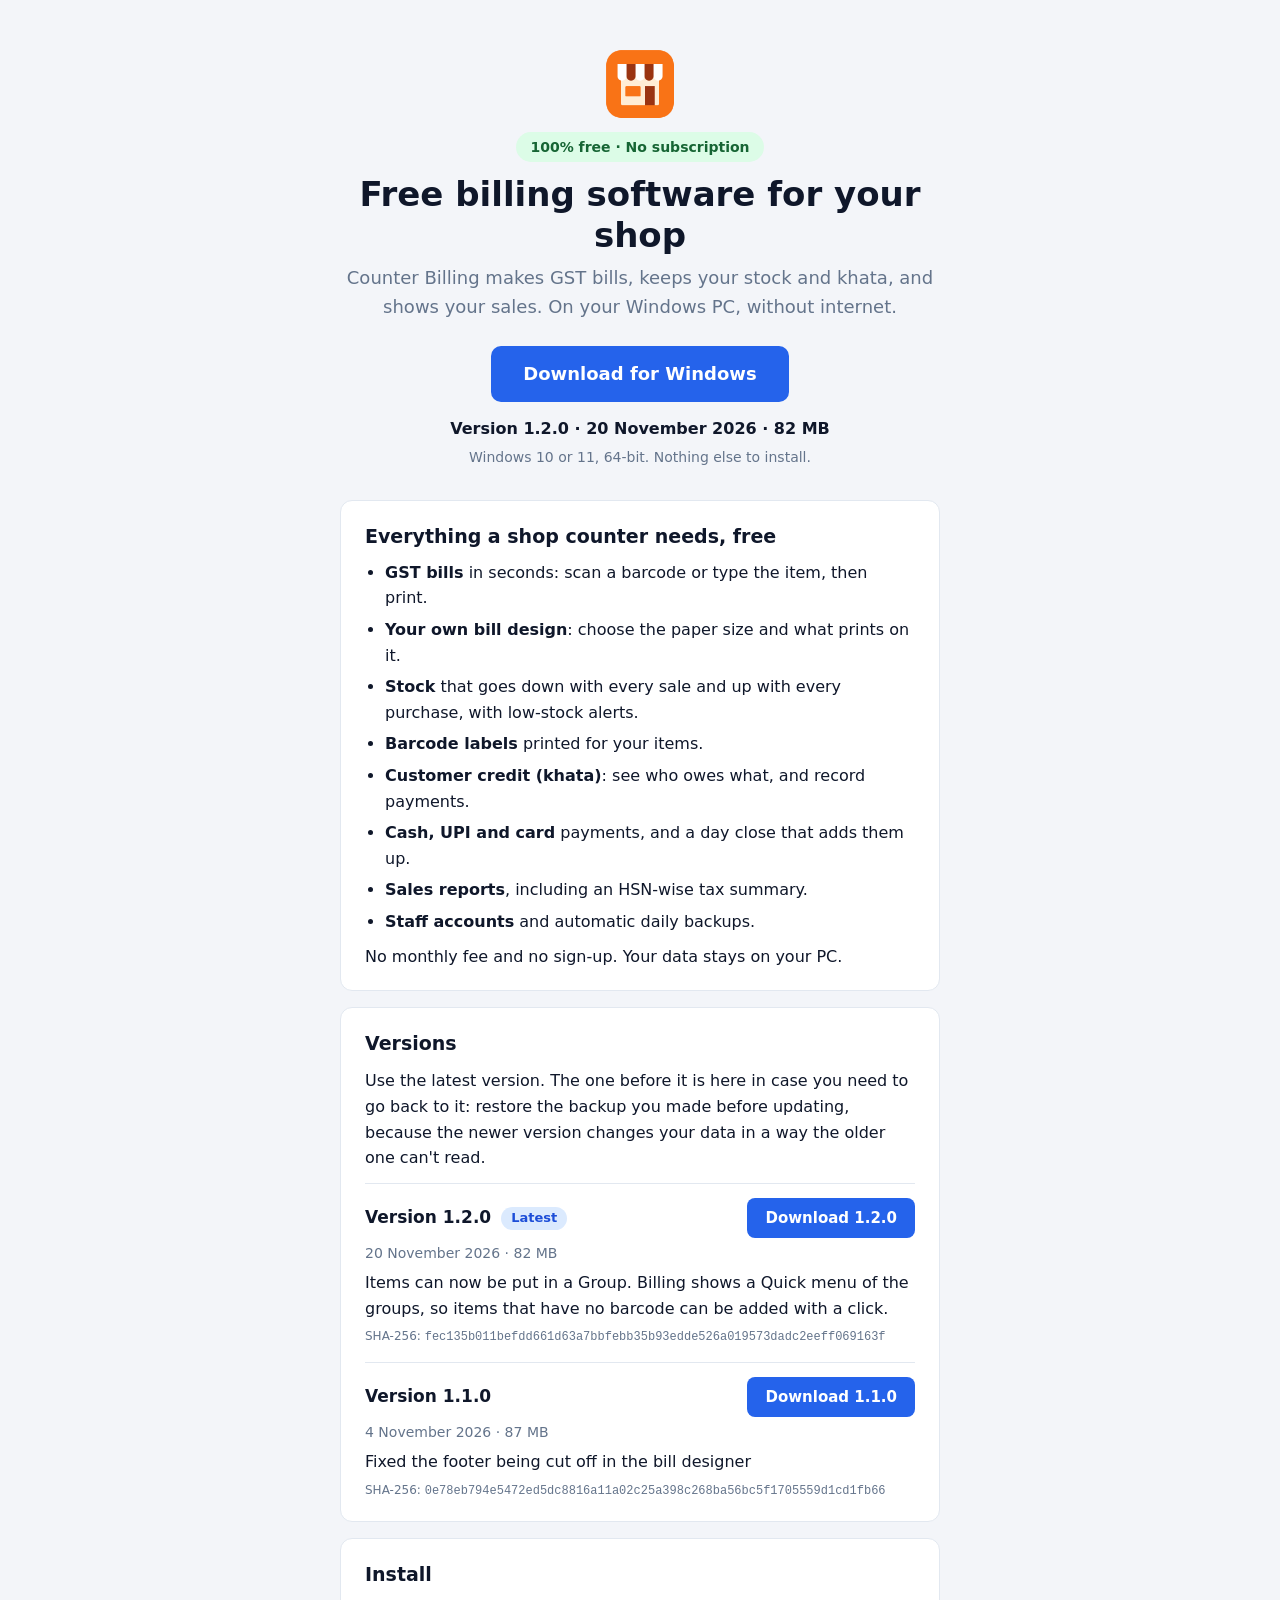
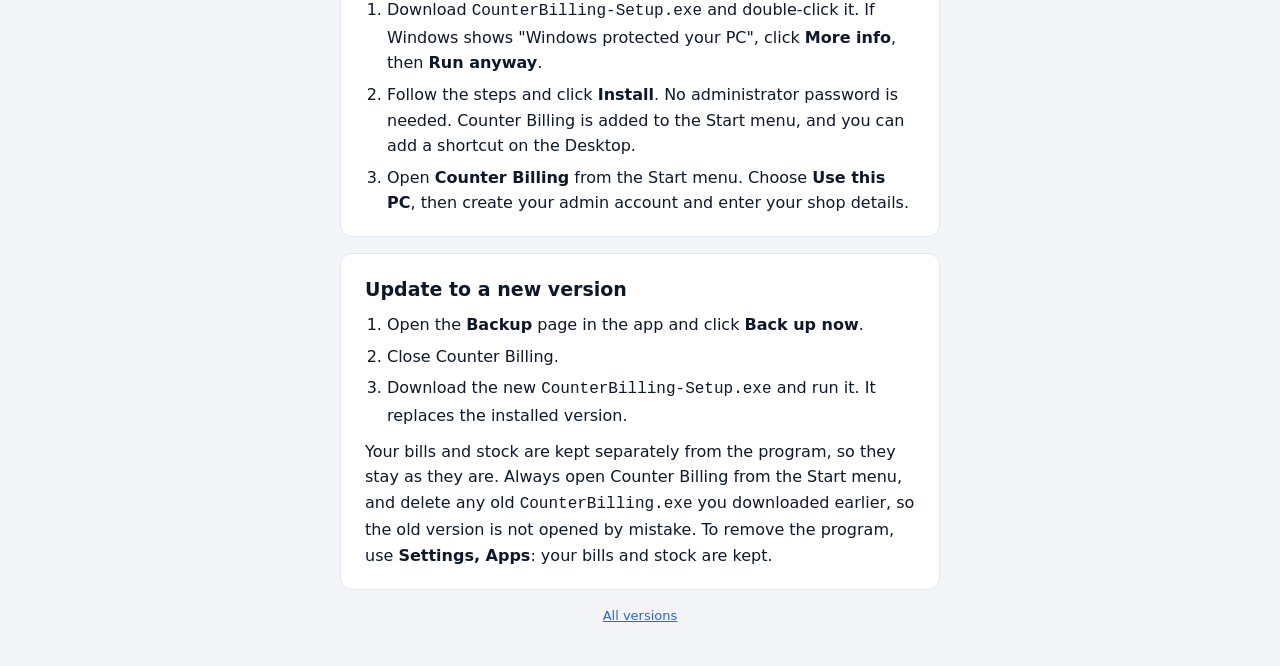
<file: index.html>
<!DOCTYPE html>
<html lang="en">
<head>
  <meta charset="utf-8">
  <meta name="viewport" content="width=device-width, initial-scale=1">
  <title>Counter Billing: free billing software for shops</title>
  <meta name="description" content="Free billing software for Windows. Make GST bills, scan barcodes, track stock and customer credit (khata), and see sales reports. No subscription, works without internet.">
  <link rel="canonical" href="https://counterbilling.com/">
  <link rel="icon" href="counterbilling_icon.png">
  <link rel="stylesheet" href="styles.css">
  <script type="application/ld+json">
  {
    "@context": "https://schema.org",
    "@type": "SoftwareApplication",
    "name": "Counter Billing",
    "description": "Free billing software for retail shops: GST bills, barcodes, stock, customer credit and sales reports.",
    "url": "https://counterbilling.com/",
    "applicationCategory": "BusinessApplication",
    "operatingSystem": "Windows 10, Windows 11",
    "offers": { "@type": "Offer", "price": "0", "priceCurrency": "INR" }
  }
  </script>
</head>
<body>
  <main>
    <header class="hero">
      <img src="counterbilling_icon.png" alt="" width="72" height="72">
      <p class="badge">100% free · No subscription</p>
      <h1>Free billing software for your shop</h1>
      <p class="tagline">Counter Billing makes GST bills, keeps your stock and khata, and shows your sales. On your Windows PC, without internet.</p>
      <a class="download" href="https://github.com/SudhansuSekharSahoo18/counter-billing/releases/latest/download/CounterBilling-Setup.exe">Download for Windows</a>
      <p class="details" id="release-details" hidden></p>
      <p class="requirements">Windows 10 or 11, 64-bit. Nothing else to install.</p>
    </header>

    <section>
      <h2>Everything a shop counter needs, free</h2>
      <ul class="features">
        <li><strong>GST bills</strong> in seconds: scan a barcode or type the item, then print.</li>
        <li><strong>Your own bill design</strong>: choose the paper size and what prints on it.</li>
        <li><strong>Stock</strong> that goes down with every sale and up with every purchase, with low-stock alerts.</li>
        <li><strong>Barcode labels</strong> printed for your items.</li>
        <li><strong>Customer credit (khata)</strong>: see who owes what, and record payments.</li>
        <li><strong>Cash, UPI and card</strong> payments, and a day close that adds them up.</li>
        <li><strong>Sales reports</strong>, including an HSN-wise tax summary.</li>
        <li><strong>Staff accounts</strong> and automatic daily backups.</li>
      </ul>
      <p>No monthly fee and no sign-up. Your data stays on your PC.</p>
    </section>

    <section id="versions" hidden>
      <h2>Versions</h2>
      <p>Use the latest version. The one before it is here in case you need to go back to it: restore the backup you made before updating, because the newer version changes your data in a way the older one can't read.</p>
      <ul class="versions" id="version-list"></ul>
    </section>

    <section>
      <h2>Install</h2>
      <ol>
        <li>Download <code>CounterBilling-Setup.exe</code> and double-click it. If Windows shows "Windows protected your PC", click <strong>More info</strong>, then <strong>Run anyway</strong>.</li>
        <li>Follow the steps and click <strong>Install</strong>. No administrator password is needed. Counter Billing is added to the Start menu, and you can add a shortcut on the Desktop.</li>
        <li>Open <strong>Counter Billing</strong> from the Start menu. Choose <strong>Use this PC</strong>, then create your admin account and enter your shop details.</li>
      </ol>
    </section>

    <section>
      <h2>Update to a new version</h2>
      <ol>
        <li>Open the <strong>Backup</strong> page in the app and click <strong>Back up now</strong>.</li>
        <li>Close Counter Billing.</li>
        <li>Download the new <code>CounterBilling-Setup.exe</code> and run it. It replaces the installed version.</li>
      </ol>
      <p>Your bills and stock are kept separately from the program, so they stay as they are. Always open Counter Billing from the Start menu, and delete any old <code>CounterBilling.exe</code> you downloaded earlier, so the old version is not opened by mistake. To remove the program, use <strong>Settings, Apps</strong>: your bills and stock are kept.</p>
    </section>

    <footer>
      <p><a href="https://github.com/SudhansuSekharSahoo18/counter-billing/releases">All versions</a></p>
    </footer>
  </main>
  <script src="release.js"></script>
</body>
</html>
</file>
<file: styles.css>
/* The same colours as the app (Client/src/index.css). */
:root {
  --bg: #f3f5f9;
  --surface: #ffffff;
  --border: #e2e8f0;
  --text: #0f172a;
  --text-muted: #64748b;
  --primary: #2563eb;
  --primary-hover: #1d4ed8;
}

* {
  box-sizing: border-box;
}

body {
  margin: 0;
  background: var(--bg);
  color: var(--text);
  font: 16px/1.6 "Segoe UI", system-ui, Arial, sans-serif;
}

main {
  max-width: 640px;
  margin: 0 auto;
  padding: 48px 20px;
}

.hero {
  text-align: center;
  margin-bottom: 32px;
}

.hero img {
  display: block;
  margin: 0 auto 12px;
}

.badge {
  display: inline-block;
  margin: 0 0 12px;
  padding: 4px 14px;
  border-radius: 999px;
  background: #dcfce7;
  color: #166534;
  font-size: 14px;
  font-weight: 600;
}

h1 {
  margin: 0;
  font-size: 34px;
  line-height: 1.2;
}

.tagline {
  margin: 8px 0 24px;
  color: var(--text-muted);
  font-size: 18px;
}

.download {
  display: inline-block;
  padding: 14px 32px;
  border-radius: 10px;
  background: var(--primary);
  color: #fff;
  font-size: 18px;
  font-weight: 600;
  text-decoration: none;
}

.download:hover {
  background: var(--primary-hover);
}

.download:focus-visible {
  outline: 3px solid var(--text);
  outline-offset: 2px;
}

.details {
  margin: 14px 0 0;
  font-weight: 600;
}

.requirements {
  margin: 4px 0 0;
  color: var(--text-muted);
  font-size: 14px;
}

section {
  margin-bottom: 16px;
  padding: 20px 24px;
  border: 1px solid var(--border);
  border-radius: 12px;
  background: var(--surface);
}

h2 {
  margin: 0 0 8px;
  font-size: 19px;
}

ol {
  margin: 0;
  padding-left: 22px;
}

.features {
  margin: 0;
  padding-left: 20px;
}

li + li {
  margin-top: 6px;
}

section p {
  margin: 10px 0 0;
}

.versions {
  margin: 12px 0 0;
  padding: 0;
  list-style: none;
}

.version {
  padding: 14px 0 0;
  border-top: 1px solid var(--border);
}

li.version + li.version {
  margin-top: 14px;
}

.version-head {
  display: flex;
  flex-wrap: wrap;
  align-items: center;
  justify-content: space-between;
  gap: 8px 16px;
}

.version h3 {
  margin: 0;
  font-size: 17px;
}

.version-tag {
  display: inline-block;
  margin-left: 4px;
  padding: 1px 10px;
  border-radius: 999px;
  background: #dbeafe;
  color: var(--primary-hover);
  font-size: 13px;
  font-weight: 600;
  vertical-align: middle;
}

.version-download {
  padding: 8px 18px;
  border-radius: 8px;
  background: var(--primary);
  color: #fff;
  font-size: 15px;
  font-weight: 600;
  text-decoration: none;
}

.version-download:hover {
  background: var(--primary-hover);
}

.version-download:focus-visible {
  outline: 3px solid var(--text);
  outline-offset: 2px;
}

section .version-details {
  margin: 4px 0 0;
  color: var(--text-muted);
  font-size: 14px;
}

section .version-notes {
  margin: 6px 0 0;
  white-space: pre-line;
}

section .version-checksum {
  margin: 6px 0 0;
  color: var(--text-muted);
  font-size: 12px;
}

.version-checksum code {
  overflow-wrap: anywhere;
}

footer {
  color: var(--text-muted);
  font-size: 13px;
  text-align: center;
}

footer p {
  margin: 8px 0 0;
}

footer a {
  color: var(--primary);
}
</file>
